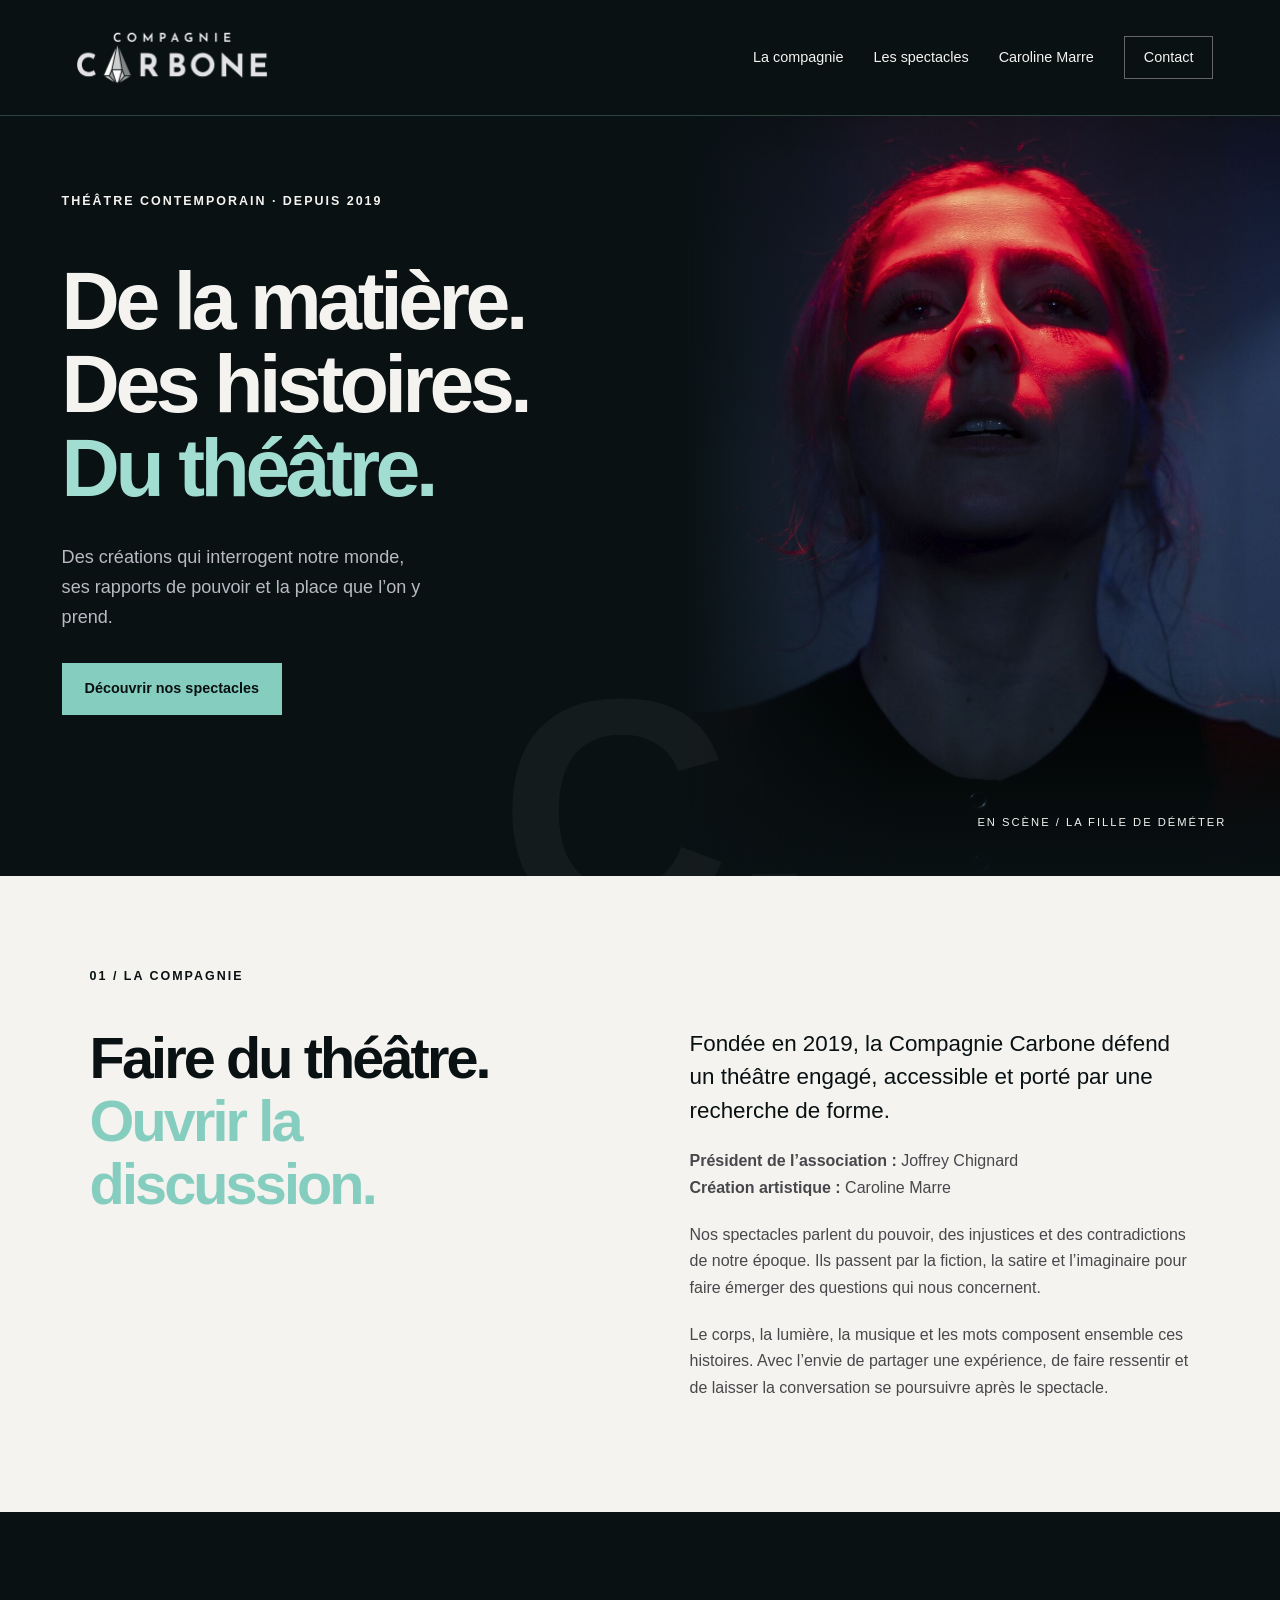
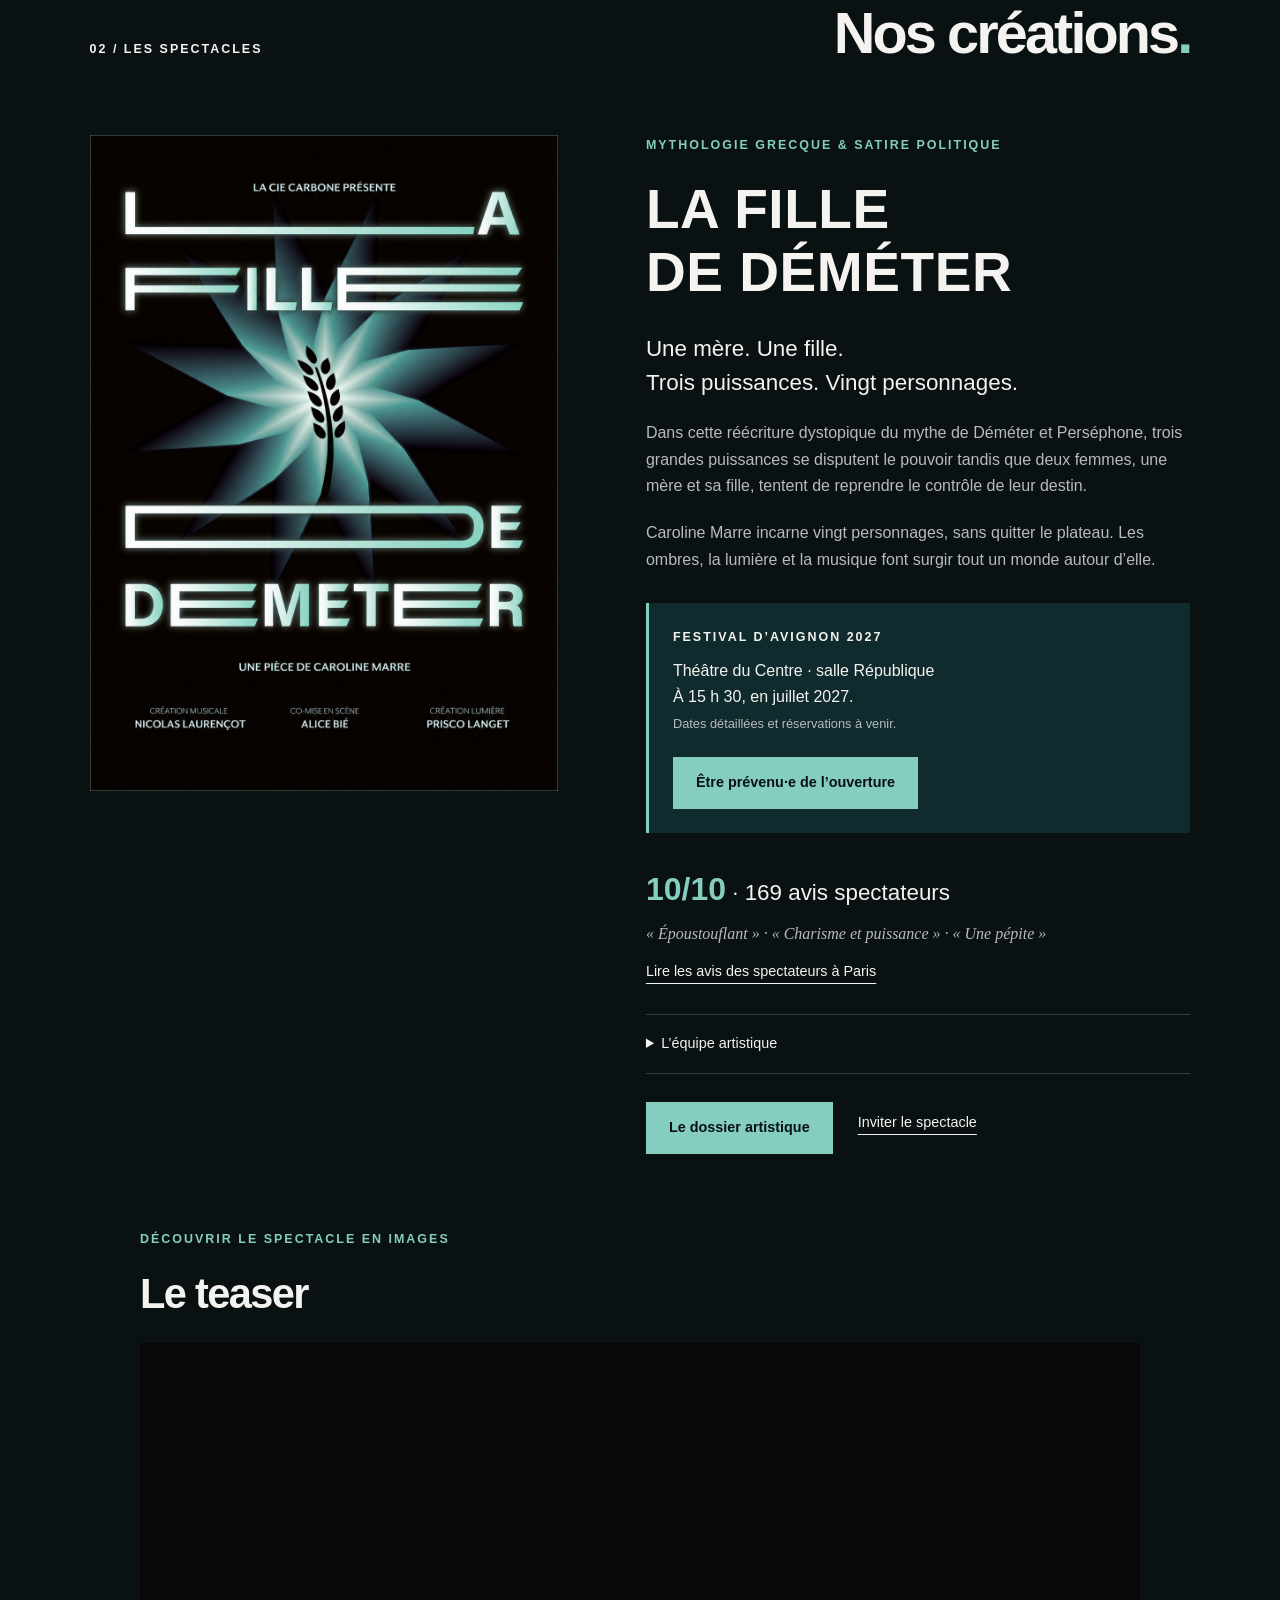
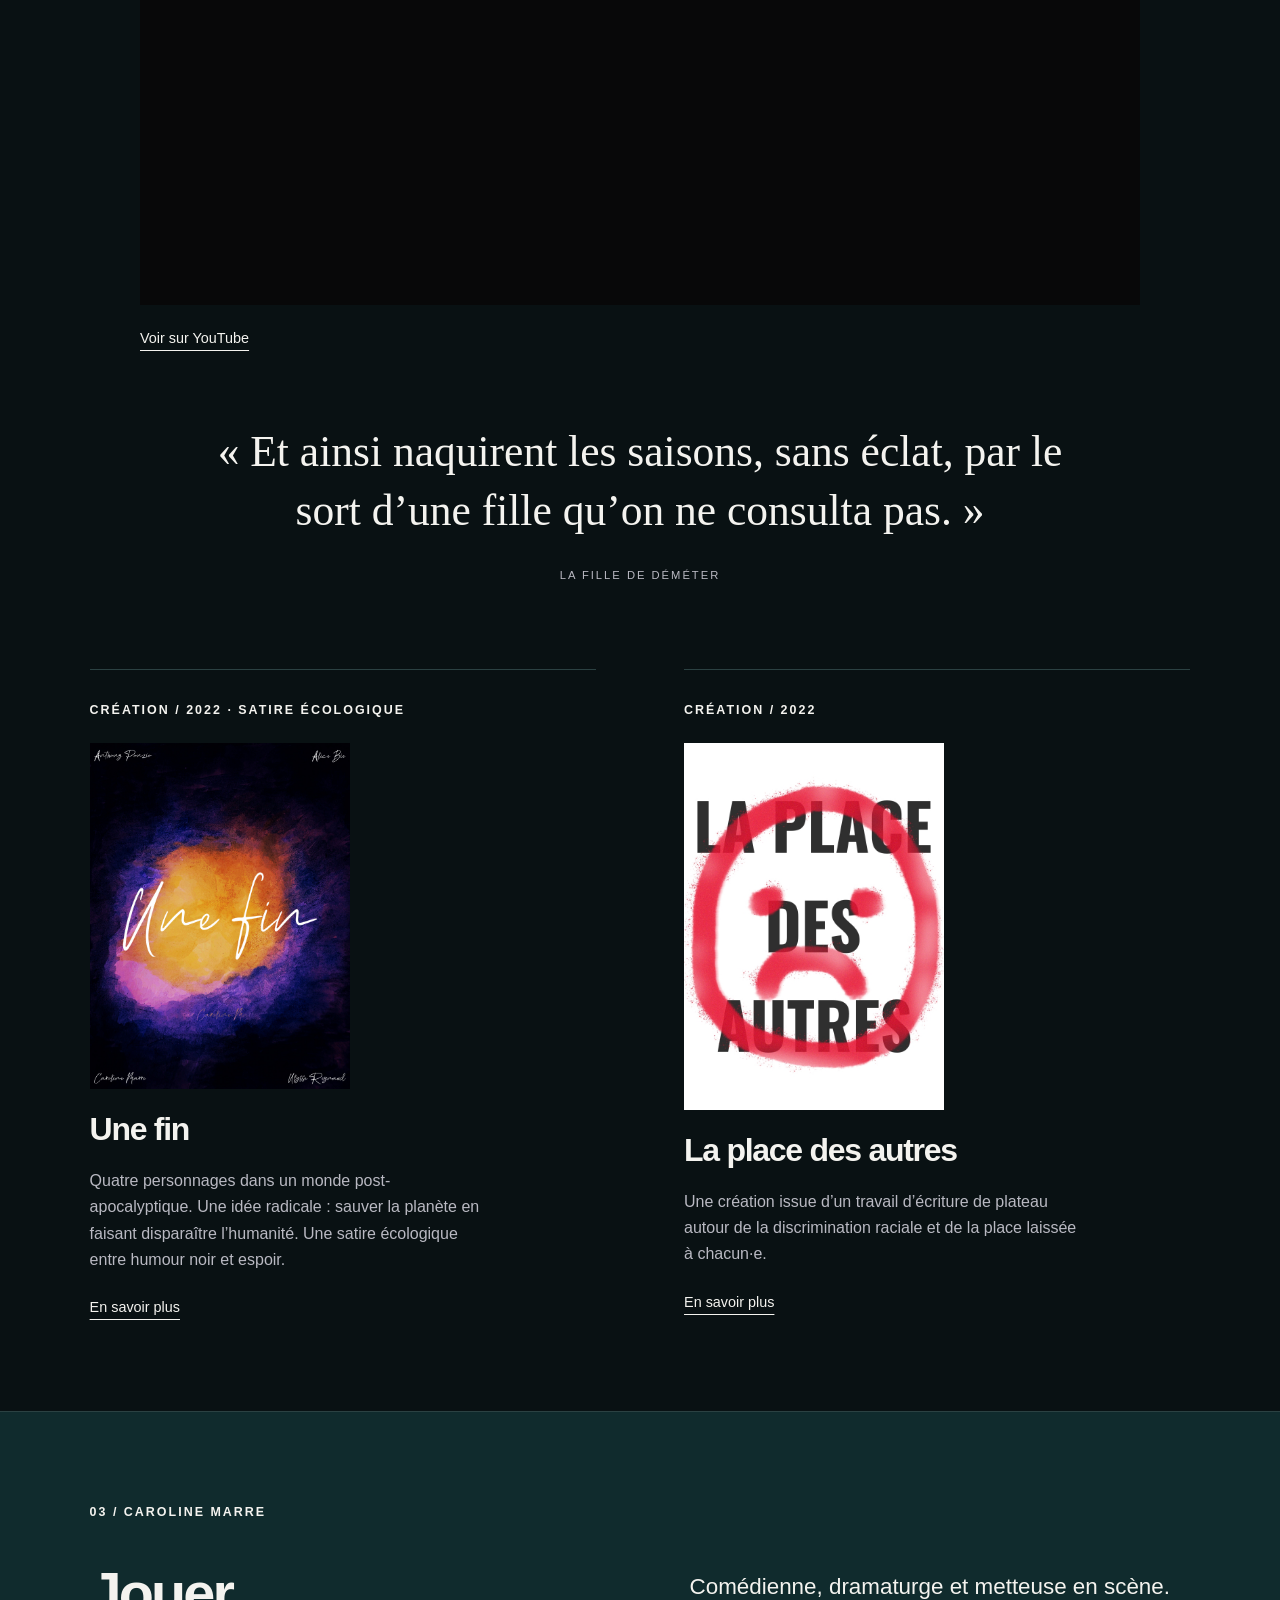
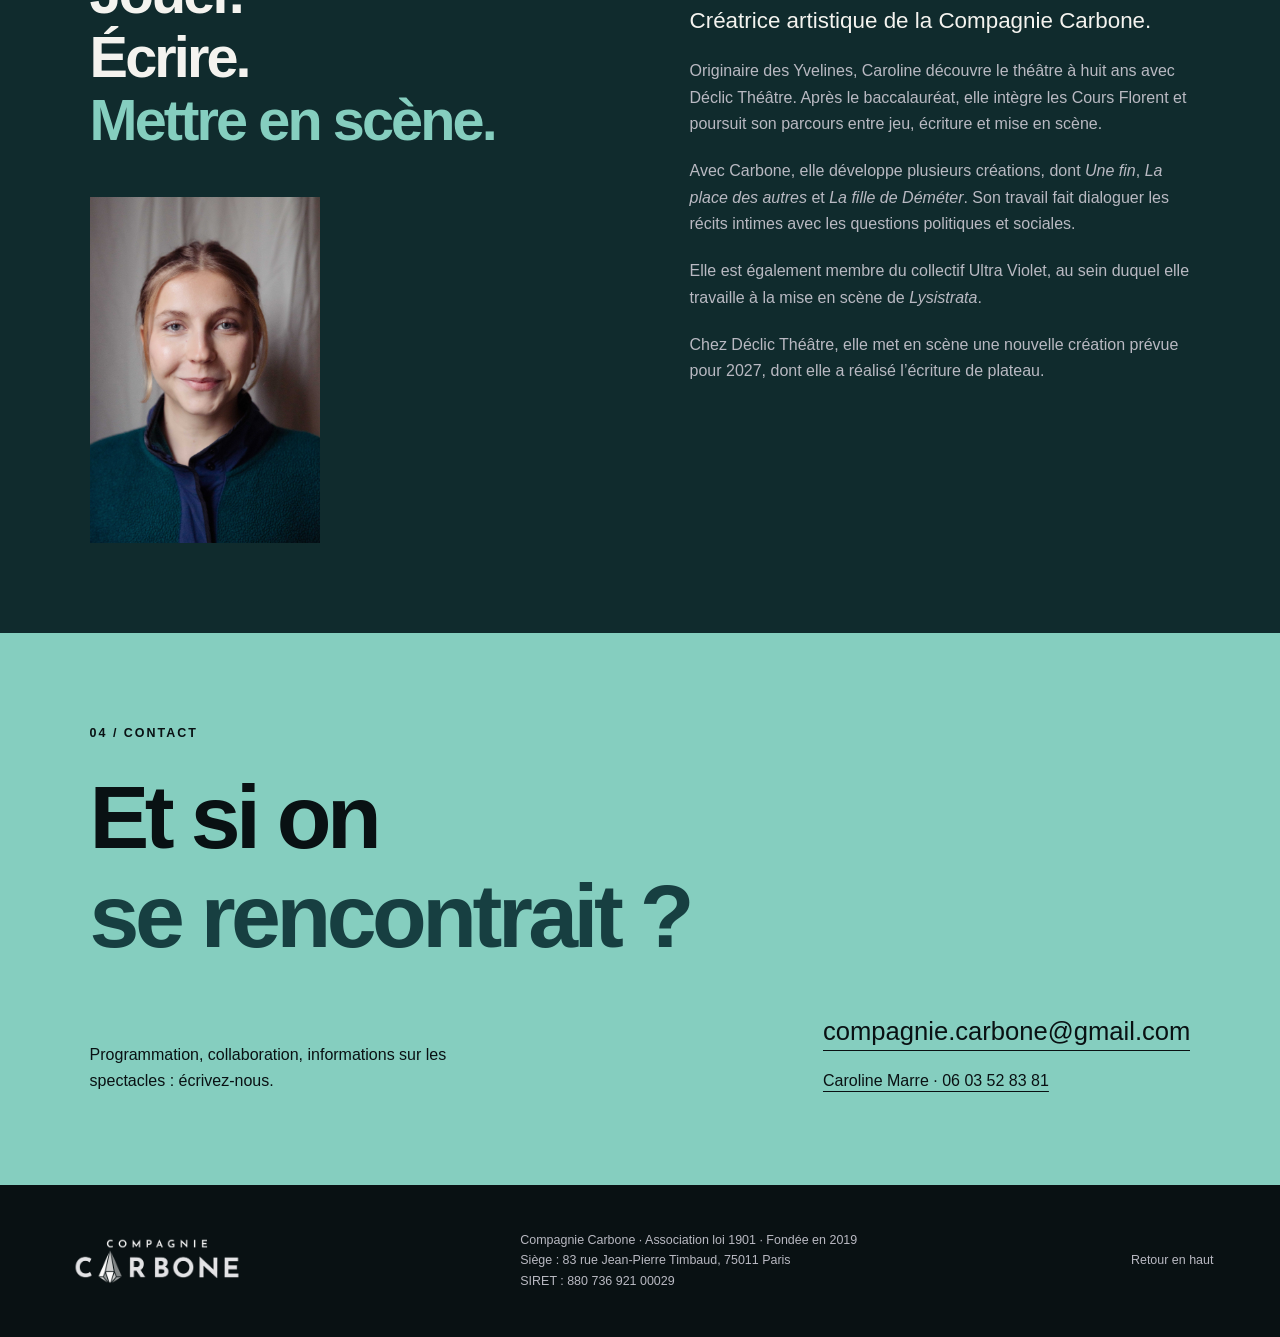
<file: index.html>
<!DOCTYPE html>
<html lang="fr">
<head>
<meta charset="UTF-8"><meta name="viewport" content="width=device-width, initial-scale=1">
<title>Compagnie Carbone — Théâtre & créations</title>
<meta name="description" content="La Compagnie Carbone, fondée par Caroline Marre, crée un théâtre contemporain engagé. Découvrez La fille de Déméter et les créations de la compagnie.">
<link rel="icon" type="image/png" href="assets/logo-carbone-symbole.png">
<link rel="stylesheet" href="style.css">
</head>
<body>
<a class="skip" href="#main">Aller au contenu</a>
<header><a class="brand" href="#accueil" aria-label="Compagnie Carbone, accueil"><img src="assets/logo-carbone-horizontal.png" alt="Compagnie Carbone" width="1688" height="973"></a><nav aria-label="Navigation principale"><a href="#compagnie">La compagnie</a><a href="#spectacles">Les spectacles</a><a href="#caroline">Caroline Marre</a><a href="#contact" class="nav-contact">Contact</a></nav></header>
<main id="main">
<section class="hero" id="accueil">
<div class="hero-copy"><p class="eyebrow">THÉÂTRE CONTEMPORAIN · DEPUIS 2019</p><h1>De la matière.<br>Des histoires.<br><em>Du théâtre.</em></h1><p class="intro">Des créations qui interrogent notre monde, ses rapports de pouvoir et la place que l’on y prend.</p><a class="button" href="#spectacles">Découvrir nos spectacles</a></div>
<figure class="hero-image"><img src="assets/demeter.jpg" alt="Caroline Marre dans La fille de Déméter, le visage éclairé de rouge." fetchpriority="high" width="1067" height="1600"><figcaption>EN SCÈNE / LA FILLE DE DÉMÉTER</figcaption></figure>
<span class="hero-index" aria-hidden="true">C.</span>
</section>
<section class="about section" id="compagnie"><p class="eyebrow">01 / LA COMPAGNIE</p><div class="about-grid"><h2>Faire du théâtre.<br><em>Ouvrir la discussion.</em></h2><div><p class="large">Fondée en 2019, la Compagnie Carbone défend un théâtre engagé, accessible et porté par une recherche de forme.</p><p><strong>Président de l’association :</strong> Joffrey Chignard<br><strong>Création artistique :</strong> Caroline Marre</p><p>Nos spectacles parlent du pouvoir, des injustices et des contradictions de notre époque. Ils passent par la fiction, la satire et l’imaginaire pour faire émerger des questions qui nous concernent.</p><p>Le corps, la lumière, la musique et les mots composent ensemble ces histoires. Avec l’envie de partager une expérience, de faire ressentir et de laisser la conversation se poursuivre après le spectacle.</p></div></div></section>
<section class="shows section" id="spectacles"><div class="section-head"><p class="eyebrow">02 / LES SPECTACLES</p><h2>Nos créations<span class="punctuation">.</span></h2></div>
<article class="featured"><div class="show-visual poster"><img src="assets/affiche-demeter-sans-lieu.png" alt="Affiche de La fille de Déméter : un épi de blé au centre de rayons vert d’eau sur fond noir." loading="lazy" width="1264" height="1772"></div><div class="show-copy"><p class="eyebrow red">MYTHOLOGIE GRECQUE & SATIRE POLITIQUE</p><h3>La fille<br>de Déméter</h3><p class="large">Une mère. Une fille.<br>Trois puissances. Vingt personnages.</p><p>Dans cette réécriture dystopique du mythe de Déméter et Perséphone, trois grandes puissances se disputent le pouvoir tandis que deux femmes, une mère et sa fille, tentent de reprendre le contrôle de leur destin.</p><p>Caroline Marre incarne vingt personnages, sans quitter le plateau. Les ombres, la lumière et la musique font surgir tout un monde autour d’elle.</p><div class="dates"><p class="eyebrow">FESTIVAL D’AVIGNON 2027</p><p>Théâtre du Centre · salle République<br>À 15 h 30, en juillet 2027.<br><small>Dates détaillées et réservations à venir.</small></p><a class="button" href="mailto:compagnie.carbone@gmail.com?subject=La%20fille%20de%20D%C3%A9m%C3%A9ter%20%C3%A0%20Avignon">Être prévenu·e de l’ouverture</a></div><div class="reviews"><p class="score"><strong>10/10</strong> · 169 avis spectateurs</p><p class="review-titles">« Époustouflant » · « Charisme et puissance » · « Une pépite »</p><a class="text-link" href="https://www.billetreduc.com/spectacle/la-fille-de-demeter-393965" target="_blank" rel="noopener">Lire les avis des spectateurs à Paris</a></div><details><summary>L’équipe artistique</summary><dl><dt>Écriture et interprétation</dt><dd>Caroline Marre</dd><dt>Mise en scène</dt><dd>Caroline Marre et Alice Bié</dd><dt>Musique</dt><dd>Nicolas Laurençot</dd><dt>Lumière</dt><dd>Prisco Langet</dd><dt>Vidéo</dt><dd>Nicholas Bochatay</dd><dt>Photographie</dt><dd>Fanny Cortade</dd></dl></details><div class="actions"><a class="button" href="assets/dossier-demeter.pdf" target="_blank" rel="noopener">Le dossier artistique</a><a class="text-link" href="mailto:compagnie.carbone@gmail.com?subject=La%20fille%20de%20D%C3%A9m%C3%A9ter">Inviter le spectacle</a></div></div></article>
<div class="teaser"><p class="eyebrow red">DÉCOUVRIR LE SPECTACLE EN IMAGES</p><h3>Le teaser</h3><div class="video-frame"><iframe src="https://www.youtube-nocookie.com/embed/UdP6WScp44Q" title="Teaser de La fille de Déméter" loading="lazy" allow="accelerometer; autoplay; clipboard-write; encrypted-media; gyroscope; picture-in-picture; web-share" referrerpolicy="strict-origin-when-cross-origin" allowfullscreen></iframe></div><a class="text-link" href="https://youtu.be/UdP6WScp44Q" target="_blank" rel="noopener">Voir sur YouTube</a></div><blockquote>« Et ainsi naquirent les saisons, sans éclat, par le sort d’une fille qu’on ne consulta pas. »<cite>LA FILLE DE DÉMÉTER</cite></blockquote>
<div class="other-shows"><article class="fin-card"><p class="eyebrow">CRÉATION / 2022 · SATIRE ÉCOLOGIQUE</p><a href="une-fin.html" aria-label="Découvrir Une fin"><img class="card-poster" src="assets/affiche-une-fin.jpg" alt="Affiche d’Une fin" loading="lazy" width="1368" height="1824"></a><h3>Une fin</h3><p>Quatre personnages dans un monde post-apocalyptique. Une idée radicale : sauver la planète en faisant disparaître l’humanité. Une satire écologique entre humour noir et espoir.</p><a class="text-link" href="une-fin.html">En savoir plus</a></article><article><p class="eyebrow">CRÉATION / 2022</p><a href="la-place-des-autres.html" aria-label="Découvrir La place des autres"><img class="card-poster" src="assets/affiche-la-place-des-autres.jpg" alt="Affiche de La place des autres" loading="lazy" width="708" height="1000"></a><h3>La place des autres</h3><p>Une création issue d’un travail d’écriture de plateau autour de la discrimination raciale et de la place laissée à chacun·e.</p><a class="text-link" href="la-place-des-autres.html">En savoir plus</a></article></div></section>
<section class="portrait section" id="caroline"><p class="eyebrow">03 / CAROLINE MARRE</p><div class="portrait-grid"><div class="portrait-left"><h2>Jouer.<br>Écrire.<br><em>Mettre en scène.</em></h2><figure class="bio-photo"><img src="assets/caroline-marre-portrait-2026.jpg" alt="Portrait de Caroline Marre" loading="lazy" width="1365" height="2048"></figure></div><div><p class="large">Comédienne, dramaturge et metteuse en scène. Créatrice artistique de la Compagnie Carbone.</p><p>Originaire des Yvelines, Caroline découvre le théâtre à huit ans avec Déclic Théâtre. Après le baccalauréat, elle intègre les Cours Florent et poursuit son parcours entre jeu, écriture et mise en scène.</p><p>Avec Carbone, elle développe plusieurs créations, dont <i>Une fin</i>, <i>La place des autres</i> et <i>La fille de Déméter</i>. Son travail fait dialoguer les récits intimes avec les questions politiques et sociales.</p><p>Elle est également membre du collectif Ultra Violet, au sein duquel elle travaille à la mise en scène de <i>Lysistrata</i>.</p><p>Chez Déclic Théâtre, elle met en scène une nouvelle création prévue pour 2027, dont elle a réalisé l’écriture de plateau.</p></div></div></section>
<section class="contact section" id="contact"><p class="eyebrow">04 / CONTACT</p><h2>Et si on<br><em>se rencontrait ?</em></h2><div class="contact-row"><p>Programmation, collaboration, informations sur les spectacles : écrivez-nous.</p><div><a class="email" href="mailto:compagnie.carbone@gmail.com">compagnie.carbone@gmail.com</a><br><a class="phone" href="tel:+33603528381">Caroline Marre · 06 03 52 83 81</a></div></div></section>
</main><footer><a class="brand" href="#accueil"><img src="assets/logo-carbone-horizontal.png" alt="Compagnie Carbone" width="1688" height="973"></a><p>Compagnie Carbone · Association loi 1901 · Fondée en 2019<br>Siège : 83 rue Jean-Pierre Timbaud, 75011 Paris<br>SIRET : 880 736 921 00029</p><a href="#accueil">Retour en haut</a></footer>
</body></html>
</file>
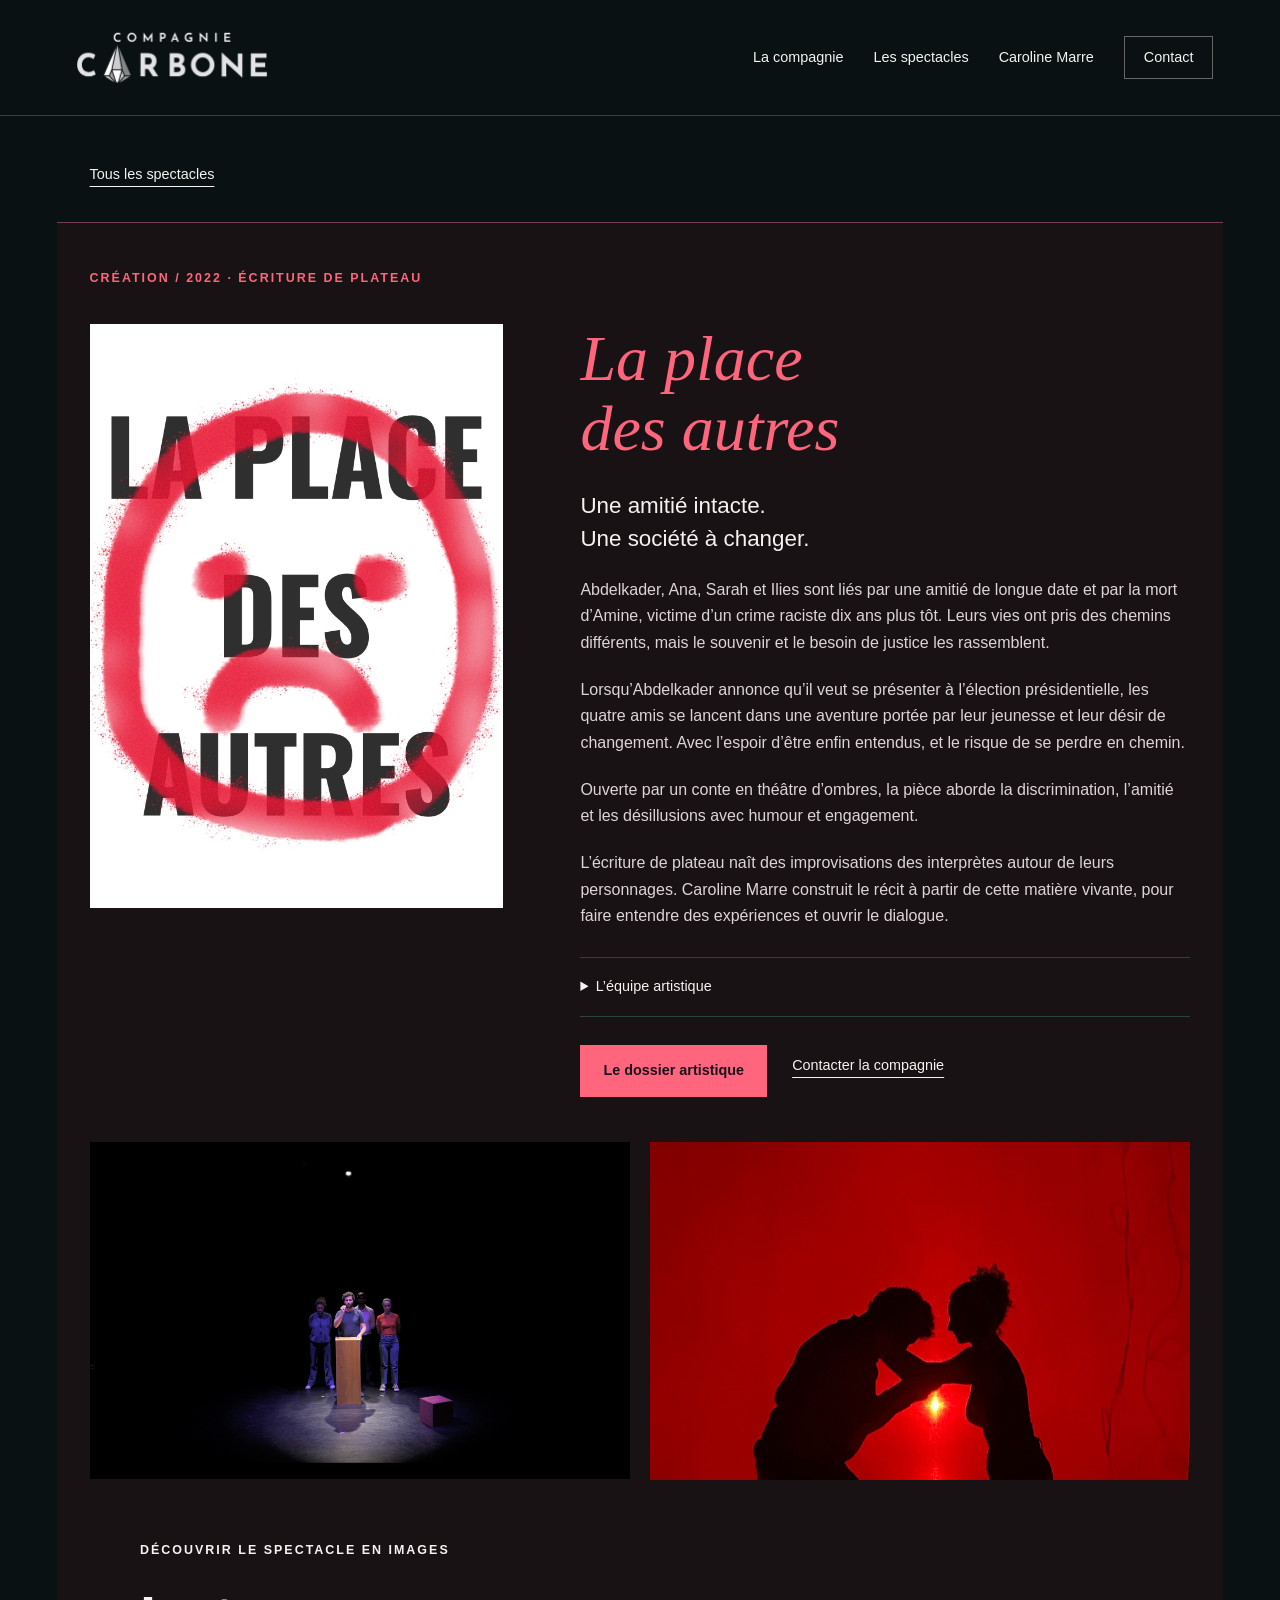
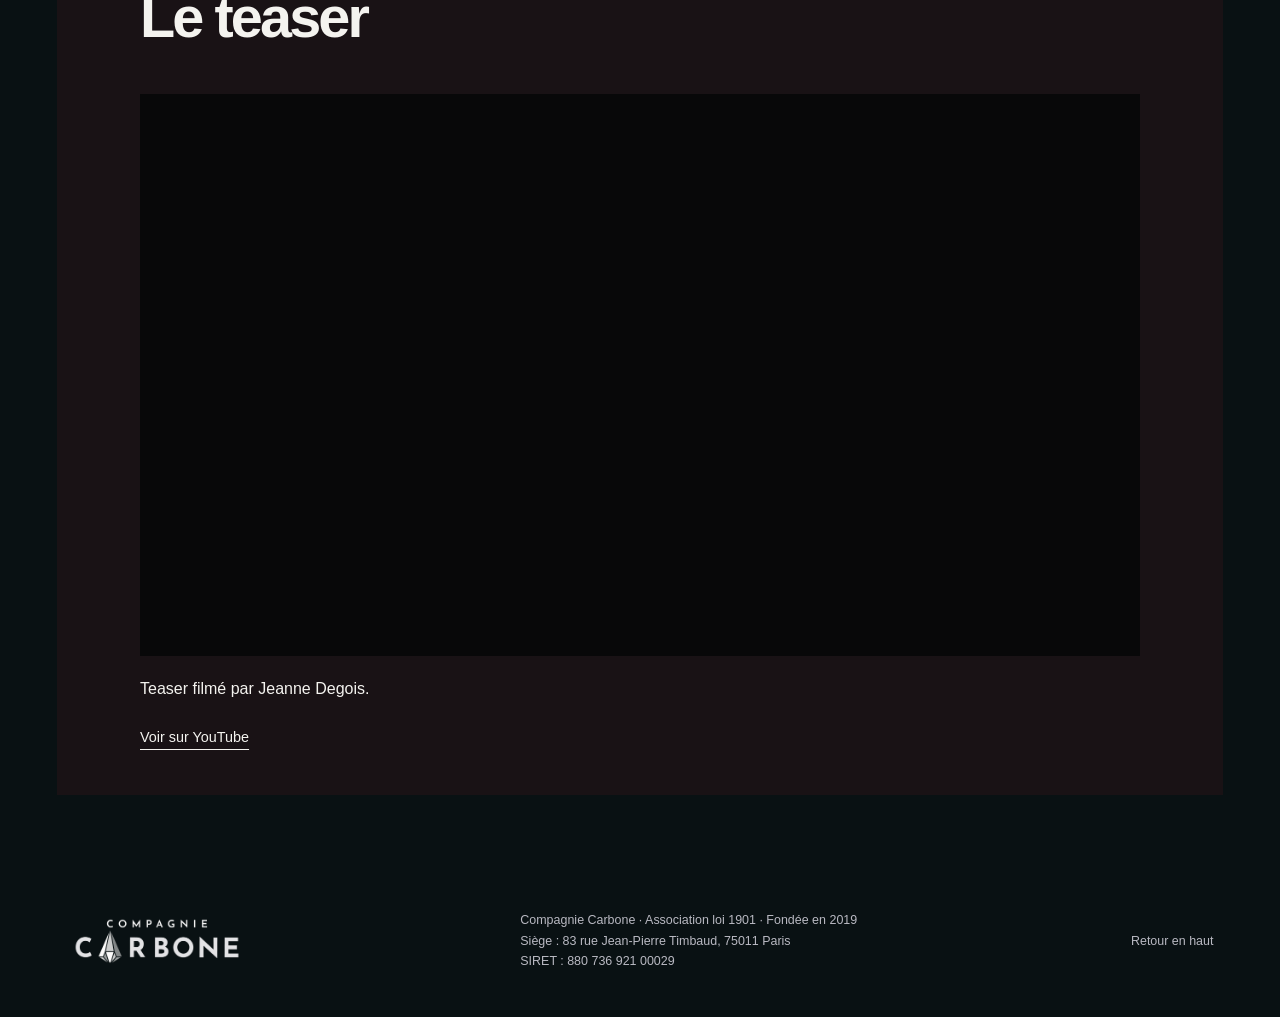
<file: la-place-des-autres.html>
<!DOCTYPE html>
<html lang="fr">
<head>
<meta charset="UTF-8"><meta name="viewport" content="width=device-width, initial-scale=1">
<title>La place des autres — Compagnie Carbone</title>
<meta name="description" content="La place des autres, une écriture de plateau de Caroline Marre autour de la discrimination, de l’amitié et des désillusions. Photos et teaser.">
<link rel="icon" type="image/png" href="assets/logo-carbone-symbole.png">
<link rel="stylesheet" href="style.css">
</head>
<body><a class="skip" href="#main">Aller au contenu</a><header><a class="brand" href="index.html#accueil" aria-label="Compagnie Carbone, accueil"><img src="assets/logo-carbone-horizontal.png" alt="Compagnie Carbone" width="1688" height="973"></a><nav aria-label="Navigation principale"><a href="index.html#compagnie">La compagnie</a><a href="index.html#spectacles">Les spectacles</a><a href="index.html#caroline">Caroline Marre</a><a href="index.html#contact" class="nav-contact">Contact</a></nav></header><main id="main" class="show-page"><a class="text-link back-link" href="index.html#spectacles">Tous les spectacles</a><article class="une-fin lpda" id="la-place-des-autres"><p class="eyebrow">CRÉATION / 2022 · ÉCRITURE DE PLATEAU</p><div class="fin-feature"><div class="fin-poster"><img src="assets/affiche-la-place-des-autres.jpg" alt="Affiche de La place des autres : un visage rouge peint sur fond blanc." width="708" height="1000"></div><div><h1>La place<br>des autres</h1><p class="large">Une amitié intacte.<br>Une société à changer.</p><p>Abdelkader, Ana, Sarah et Ilies sont liés par une amitié de longue date et par la mort d’Amine, victime d’un crime raciste dix ans plus tôt. Leurs vies ont pris des chemins différents, mais le souvenir et le besoin de justice les rassemblent.</p><p>Lorsqu’Abdelkader annonce qu’il veut se présenter à l’élection présidentielle, les quatre amis se lancent dans une aventure portée par leur jeunesse et leur désir de changement. Avec l’espoir d’être enfin entendus, et le risque de se perdre en chemin.</p><p>Ouverte par un conte en théâtre d’ombres, la pièce aborde la discrimination, l’amitié et les désillusions avec humour et engagement.</p><p>L’écriture de plateau naît des improvisations des interprètes autour de leurs personnages. Caroline Marre construit le récit à partir de cette matière vivante, pour faire entendre des expériences et ouvrir le dialogue.</p><details><summary>L’équipe artistique</summary><dl><dt>Écriture de plateau et mise en scène</dt><dd>Caroline Marre</dd><dt>Interprétation</dt><dd>Marianne Monaco, Mohamed El Mazzouji et Luiza de Benaïssa</dd><dt>Vidéo · teaser</dt><dd>Jeanne Degois</dd></dl></details><div class="actions"><a class="button" href="assets/dossier-la-place-des-autres.pdf" target="_blank" rel="noopener">Le dossier artistique</a><a class="text-link" href="index.html#contact">Contacter la compagnie</a></div></div></div><div class="lpda-gallery" aria-label="Photos de La place des autres"><figure><a href="assets/la-place-des-autres-1.png" target="_blank" rel="noopener"><img src="assets/la-place-des-autres-1.png" alt="Quatre personnages rassemblés sur le plateau autour d’un pupitre." loading="lazy"></a></figure><figure><a href="assets/la-place-des-autres-2.jpg" target="_blank" rel="noopener"><img src="assets/la-place-des-autres-2.jpg" alt="Deux silhouettes se font face en théâtre d’ombres sur un fond rouge." loading="lazy"></a></figure></div><div class="teaser"><p class="eyebrow">DÉCOUVRIR LE SPECTACLE EN IMAGES</p><h2>Le teaser</h2><div class="video-frame"><iframe src="https://www.youtube-nocookie.com/embed/zpLeD_m8M8I" title="Teaser de La place des autres, filmé par Jeanne Degois" loading="lazy" allow="accelerometer; autoplay; clipboard-write; encrypted-media; gyroscope; picture-in-picture; web-share" referrerpolicy="strict-origin-when-cross-origin" allowfullscreen></iframe></div><p>Teaser filmé par Jeanne Degois.</p><a class="text-link" href="https://youtu.be/zpLeD_m8M8I" target="_blank" rel="noopener">Voir sur YouTube</a></div></article></main><footer><a class="brand" href="index.html#accueil"><img src="assets/logo-carbone-horizontal.png" alt="Compagnie Carbone" width="1688" height="973"></a><p>Compagnie Carbone · Association loi 1901 · Fondée en 2019<br>Siège : 83 rue Jean-Pierre Timbaud, 75011 Paris<br>SIRET : 880 736 921 00029</p><a href="index.html#accueil">Retour en haut</a></footer></body></html>
</file>
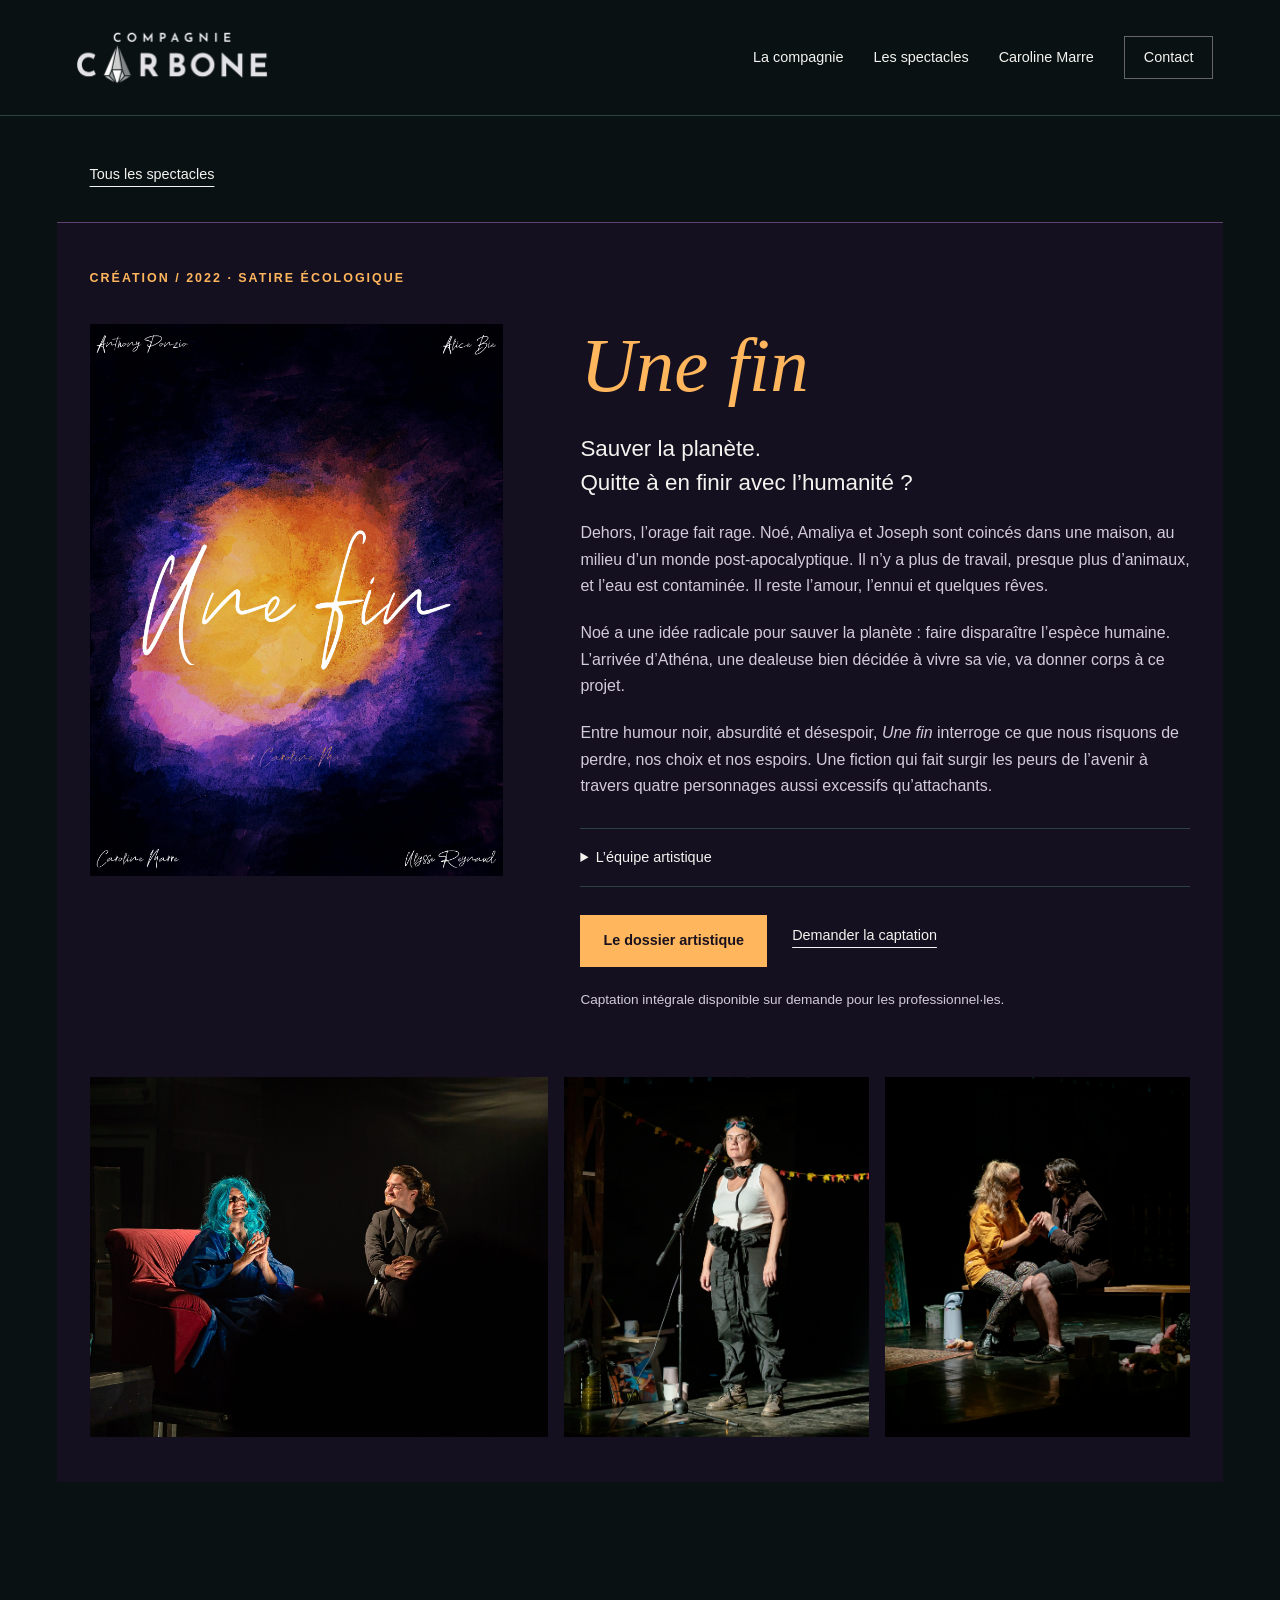
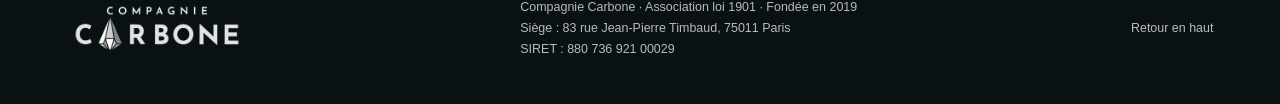
<file: une-fin.html>
<!DOCTYPE html>
<html lang="fr">
<head>
<meta charset="UTF-8"><meta name="viewport" content="width=device-width, initial-scale=1">
<title>Une fin — Compagnie Carbone</title>
<meta name="description" content="Une fin, une satire écologique de Caroline Marre : quatre personnages dans un monde post-apocalyptique. Présentation, photos, distribution et dossier artistique.">
<link rel="icon" type="image/png" href="assets/logo-carbone-symbole.png">
<link rel="stylesheet" href="style.css">
</head>
<body><a class="skip" href="#main">Aller au contenu</a><header><a class="brand" href="index.html#accueil" aria-label="Compagnie Carbone, accueil"><img src="assets/logo-carbone-horizontal.png" alt="Compagnie Carbone" width="1688" height="973"></a><nav aria-label="Navigation principale"><a href="index.html#compagnie">La compagnie</a><a href="index.html#spectacles">Les spectacles</a><a href="index.html#caroline">Caroline Marre</a><a href="index.html#contact" class="nav-contact">Contact</a></nav></header><main id="main" class="show-page"><a class="text-link back-link" href="index.html#spectacles">Tous les spectacles</a><article class="une-fin" id="une-fin"><p class="eyebrow">CRÉATION / 2022 · SATIRE ÉCOLOGIQUE</p><div class="fin-feature"><div class="fin-poster"><img src="assets/affiche-une-fin.jpg" alt="Affiche d’Une fin, une explosion de couleurs orange et violet sur fond sombre." loading="lazy" width="1368" height="1824"></div><div><h1>Une fin</h1><p class="large">Sauver la planète.<br>Quitte à en finir avec l’humanité ?</p><p>Dehors, l’orage fait rage. Noé, Amaliya et Joseph sont coincés dans une maison, au milieu d’un monde post-apocalyptique. Il n’y a plus de travail, presque plus d’animaux, et l’eau est contaminée. Il reste l’amour, l’ennui et quelques rêves.</p><p>Noé a une idée radicale pour sauver la planète : faire disparaître l’espèce humaine. L’arrivée d’Athéna, une dealeuse bien décidée à vivre sa vie, va donner corps à ce projet.</p><p>Entre humour noir, absurdité et désespoir, <i>Une fin</i> interroge ce que nous risquons de perdre, nos choix et nos espoirs. Une fiction qui fait surgir les peurs de l’avenir à travers quatre personnages aussi excessifs qu’attachants.</p><details><summary>L’équipe artistique</summary><dl><dt>Écriture et mise en scène</dt><dd>Caroline Marre</dd><dt>Interprétation</dt><dd>Alice Bié, Caroline Marre, Anthony Porzio et Ulysse Reynaud</dd></dl></details><div class="actions"><a class="button" href="assets/dossier-une-fin.pdf" target="_blank" rel="noopener">Le dossier artistique</a><a class="text-link" href="mailto:compagnie.carbone@gmail.com?subject=Captation%20d%E2%80%99Une%20fin">Demander la captation</a></div><p class="fin-note">Captation intégrale disponible sur demande pour les professionnel·les.</p></div></div><div class="fin-gallery" aria-label="Photos du spectacle Une fin"><figure><a href="assets/une-fin-1.jpg" target="_blank" rel="noopener" aria-label="Ouvrir la photo de deux personnages dans le salon"><img src="assets/une-fin-1.jpg" alt="Deux personnages échangent, près d’un fauteuil rouge ; l’un porte une perruque bleue." loading="lazy" width="1917" height="1279"></a></figure><figure><a href="assets/une-fin-2.jpg" target="_blank" rel="noopener" aria-label="Ouvrir la photo du personnage au micro"><img src="assets/une-fin-2.jpg" alt="Un personnage en pantalon cargo, lunettes sur la tête et casque autour du cou, devant un micro." loading="lazy" width="1280" height="1920"></a></figure><figure><a href="assets/une-fin-3.jpg" target="_blank" rel="noopener" aria-label="Ouvrir la photo de deux personnages se tenant les mains"><img src="assets/une-fin-3.jpg" alt="Deux personnages assis face à face se tiennent les mains sur un plateau jonché d’objets." loading="lazy" width="1280" height="1920"></a></figure></div></article></main><footer><a class="brand" href="index.html#accueil"><img src="assets/logo-carbone-horizontal.png" alt="Compagnie Carbone" width="1688" height="973"></a><p>Compagnie Carbone · Association loi 1901 · Fondée en 2019<br>Siège : 83 rue Jean-Pierre Timbaud, 75011 Paris<br>SIRET : 880 736 921 00029</p><a href="index.html#accueil">Retour en haut</a></footer></body></html>
</file>
<file: style.css>
:root{--bg:#091113;--paper:#f4f3ef;--muted:#b9b9c2;--red:#85cebf;--line:#2b4142}*{box-sizing:border-box}html{scroll-behavior:smooth;scroll-padding-top:100px}body{margin:0;background:var(--bg);color:var(--paper);font:1rem/1.65 Arial,Helvetica,sans-serif}a{color:inherit;text-decoration:none}a:focus-visible,summary:focus-visible{outline:3px solid var(--red);outline-offset:6px}a:hover{color:var(--red)}p{margin:0 0 1.3rem}img{display:block;width:100%;height:100%;object-fit:cover}header{display:flex;justify-content:space-between;align-items:center;padding:25px 5.2%;border-bottom:1px solid var(--line);gap:30px}.brand{font-size:1.8rem;font-weight:900;letter-spacing:-1.5px;line-height:1}.brand span{display:block;font-size:.65rem;letter-spacing:2px;margin-top:10px;font-weight:normal}nav{display:flex;align-items:center;gap:30px;font-size:.9rem}.nav-contact{border:1px solid #666;padding:9px 19px}.hero{position:relative;display:grid;grid-template-columns:1.15fr 1fr;min-height:720px;overflow:hidden}.hero-copy{padding:75px 0 65px 9%;z-index:2}.eyebrow{font-size:.78rem;letter-spacing:2px;font-weight:bold;text-transform:uppercase}.hero h1{font-size:clamp(3.5rem,6.3vw,7rem);line-height:1.04;letter-spacing:-.055em;margin:48px 0 32px;font-weight:800}em{font-style:normal;color:var(--red)}.intro{font-size:1.13rem;max-width:375px;color:var(--muted)}.button{display:inline-block;background:var(--red);color:#091113;padding:14px 23px;font-size:.9rem;font-weight:bold;margin-top:10px}.button:hover{background:#b0e3d8;color:#091113}.hero-note{font-size:.78rem;color:#999;margin-top:30px}.hero-image{margin:0;position:relative;height:760px}.hero-image img{object-position:center 30%}.hero-image:after{content:"";position:absolute;inset:0;background:linear-gradient(90deg,var(--bg),transparent 35%),linear-gradient(0deg,var(--bg),transparent 28%)}figcaption{position:absolute;bottom:45px;right:9%;z-index:2;font-size:.7rem;letter-spacing:2px}.hero-index{position:absolute;bottom:-95px;left:39%;font-size:20rem;line-height:1;font-weight:900;opacity:.045;pointer-events:none}.section{padding:90px 7%;scroll-margin-top:20px}h2{font-size:clamp(2.4rem,4.5vw,4.9rem);line-height:1.1;letter-spacing:-.05em;margin:25px 0 45px}h3{letter-spacing:-.04em;font-size:2rem;line-height:1.15;margin:20px 0}.about{background:var(--paper);color:var(--bg)}.about-grid,.portrait-grid{display:grid;grid-template-columns:1fr 1fr;gap:9%;margin-top:40px}.about-grid h2,.portrait-grid h2{margin-top:0}.large{font-size:1.4rem;line-height:1.5}.about p:not(.large):not(.eyebrow){color:#48484c}.section-head{display:flex;justify-content:space-between;align-items:baseline}.section-head h2{margin-top:0}.punctuation{color:var(--red)}.featured{display:grid;grid-template-columns:.86fr 1fr;gap:8%;align-items:center;margin:25px 0 75px}.show-visual{height:640px;position:relative}.show-visual img{object-position:center 30%}.show-visual span{position:absolute;top:20px;left:20px;background:var(--paper);color:var(--bg);padding:6px 12px;font-size:.7rem;letter-spacing:2px}.red{color:var(--red)}.show-copy h3{font-size:clamp(3rem,5vw,5.3rem);margin:22px 0 28px}.show-copy>p:not(.large):not(.eyebrow){color:var(--muted)}details{border-top:1px solid var(--line);border-bottom:1px solid var(--line);padding:17px 0;margin-top:28px}summary{cursor:pointer;font-size:.9rem}dl{font-size:.9rem}dt{color:var(--muted);margin-top:15px}dd{margin:0}.actions{display:flex;gap:25px;align-items:center;flex-wrap:wrap;margin-top:18px}.text-link{font-size:.9rem;text-decoration:underline;text-underline-offset:7px}blockquote{margin:70px auto 85px;text-align:center;max-width:880px;font-family:Georgia,serif;font-size:clamp(1.7rem,3.4vw,3rem);line-height:1.35}cite{display:block;font:normal .7rem/1.5 Arial,sans-serif;color:var(--muted);letter-spacing:2px;margin-top:28px}.other-shows{display:grid;grid-template-columns:1fr 1fr;gap:8%}.other-shows article{border-top:1px solid var(--line);padding-top:30px}.other-shows p:not(.eyebrow){color:var(--muted);max-width:400px}.portrait{background:#102b2d;border-top:1px solid var(--line)}.portrait-grid p:not(.large){color:var(--muted)}.contact{background:var(--red);color:var(--bg)}.contact em{color:var(--paper)}.contact h2{font-size:clamp(3.5rem,7vw,7rem)}.contact-row{display:flex;justify-content:space-between;align-items:end;gap:35px}.contact-row p{max-width:370px;margin:0}.email{font-size:clamp(1rem,2vw,1.65rem);border-bottom:1px solid;padding-bottom:5px;overflow-wrap:anywhere}.contact a:hover{color:var(--paper)}footer{padding:45px 5.2%;display:flex;align-items:center;justify-content:space-between;gap:30px}footer p,footer>a:last-child{font-size:.78rem;color:var(--muted);margin:0}.skip{position:fixed;top:-100px;background:white;color:black;padding:12px;z-index:99}.skip:focus{top:10px}@media(min-width:1600px){main,header,footer{max-width:1800px;margin:auto}}@media(max-width:800px){header{align-items:start;padding:22px 6%;gap:24px}nav{gap:10px 18px;justify-content:flex-end;flex-wrap:wrap;font-size:.78rem;max-width:210px}.nav-contact{border:0;padding:0}.brand{font-size:1.4rem}.brand span{font-size:.6rem;letter-spacing:1px}.hero{grid-template-columns:1fr;min-height:auto}.hero-copy{padding:60px 7% 45px}.hero h1{font-size:clamp(3.1rem,11vw,5.4rem);margin-top:30px}.hero-image{height:430px}.hero-image img{object-position:center 32%}.hero-image:after{background:linear-gradient(0deg,var(--bg),transparent 25%)}.hero-index{display:none}.section{padding:60px 7%}.about-grid,.portrait-grid{grid-template-columns:1fr;gap:20px}.about-grid h2,.portrait-grid h2{margin-bottom:10px}.section-head{display:block}.featured{grid-template-columns:1fr;gap:35px;margin-bottom:45px}.show-visual{height:440px}.show-copy h3{font-size:3.5rem}.other-shows{grid-template-columns:1fr;gap:40px}blockquote{margin:60px 0}.contact-row{align-items:start;flex-direction:column;gap:25px}footer{align-items:start;flex-wrap:wrap;padding:35px 7%}.large{font-size:1.25rem}}@media(prefers-reduced-motion:reduce){html{scroll-behavior:auto}}

.dates{padding:24px;border-left:3px solid var(--red);background:#102b2d;margin:30px 0}.dates p{margin-bottom:10px}.dates small{font-size:.8rem;color:var(--muted)}

.phone{display:inline-block;margin-top:16px;font-size:1rem;text-decoration:underline;text-underline-offset:5px}

.teaser{max-width:1000px;margin:60px auto}.teaser h3{font-size:2.6rem;margin-bottom:25px}.video-frame{aspect-ratio:16/9;background:#080809;margin-bottom:20px}.video-frame iframe{display:block;width:100%;height:100%;border:0}

.show-visual.poster{height:auto;align-self:start;background:#080704}.show-visual.poster img{height:auto;object-fit:contain}.show-copy h3{font-weight:800;letter-spacing:.01em;text-transform:uppercase;font-size:clamp(2.7rem,4.3vw,4.7rem)}.hero h1 em{color:#a1ddd1}.contact{background:#85cebf;color:#091113}.contact em{color:#173f41}.contact a:hover{color:#173f41}

.brand{display:block;flex-shrink:0}.brand img{width:210px;height:65px;object-fit:cover;object-position:center;filter:invert(1);mix-blend-mode:screen}footer .brand img{width:180px;height:58px}@media(max-width:800px){header .brand img{width:135px;height:44px}header{gap:16px}}

.une-fin{--fin:#ffb65c;background:#14101f;border-top:1px solid #604172;margin:75px -3% 70px;padding:45px 3%}.une-fin>.eyebrow{color:var(--fin)}.fin-feature{display:grid;grid-template-columns:.78fr 1.15fr;gap:7%;align-items:start;margin-top:35px}.fin-feature h3{font:italic 4.8rem/1.1 Georgia,serif;margin:0 0 24px;color:var(--fin)}.fin-feature p:not(.large){color:#d2cbd9}.fin-poster img{height:auto;object-fit:contain}.une-fin .button{background:var(--fin);color:#19121e}.une-fin a:hover{color:var(--fin)}.une-fin .button:hover{background:#ffcf91;color:#19121e}.fin-note{font-size:.85rem;margin-top:22px}.fin-gallery{display:grid;grid-template-columns:1.5fr 1fr 1fr;gap:16px;margin-top:45px}.fin-gallery figure{margin:0;height:360px}.fin-gallery a{display:block;height:100%}.fin-gallery img{object-fit:cover;object-position:center}.fin-gallery figure:first-child img{object-position:45% center}.other-shows{grid-template-columns:1fr}@media(max-width:800px){.fin-feature{grid-template-columns:1fr;gap:32px}.fin-poster{max-width:400px;margin:auto}.fin-feature h3{font-size:3.5rem}.fin-gallery{grid-template-columns:1fr 1fr}.fin-gallery figure:first-child{grid-column:1/-1;height:auto;aspect-ratio:3/2}.fin-gallery figure{height:auto;aspect-ratio:2/3}.une-fin{padding-top:32px}}

.bio-photo{margin:24px 0 0;max-width:230px}.bio-photo img{height:auto;object-fit:contain}.portrait-grid{align-items:start}.portrait-grid>div:last-child{padding-top:8px}@media(max-width:800px){.bio-photo{max-width:200px;margin-bottom:24px}}

.other-shows{grid-template-columns:1fr 1fr}.card-poster{height:auto;width:min(100%,260px);margin:22px 0;object-fit:contain}.show-page{padding:45px 7% 0}.show-page .une-fin{margin-top:35px}.fin-feature h1{font:italic 4.8rem/1.1 Georgia,serif;color:var(--fin);margin:0 0 24px}.back-link{display:inline-block}@media(max-width:800px){.other-shows{grid-template-columns:1fr}.fin-feature h1{font-size:3.5rem}.show-page{padding-top:30px}}

.lpda{--fin:#ff657d;background:#191215;border-color:#74414a}.lpda .fin-feature h1{font-size:clamp(2.8rem,5vw,4.6rem)}.lpda .fin-feature p:not(.large){color:#ded4d6}.lpda .button:hover{background:#ffa0ae}.lpda-gallery{display:grid;grid-template-columns:1fr 1fr;gap:20px;margin-top:45px}.lpda-gallery figure{margin:0}.lpda-gallery img{height:auto;width:100%;object-fit:contain}.lpda .teaser{margin-bottom:0}@media(max-width:800px){.lpda-gallery{grid-template-columns:1fr}}

.reviews{margin:30px 0}.reviews .score{font-size:1.4rem;margin-bottom:6px}.reviews .score strong{color:var(--red);font-size:2rem}.review-titles{font-family:Georgia,serif;font-style:italic;color:var(--muted);margin-bottom:10px}
</file>
